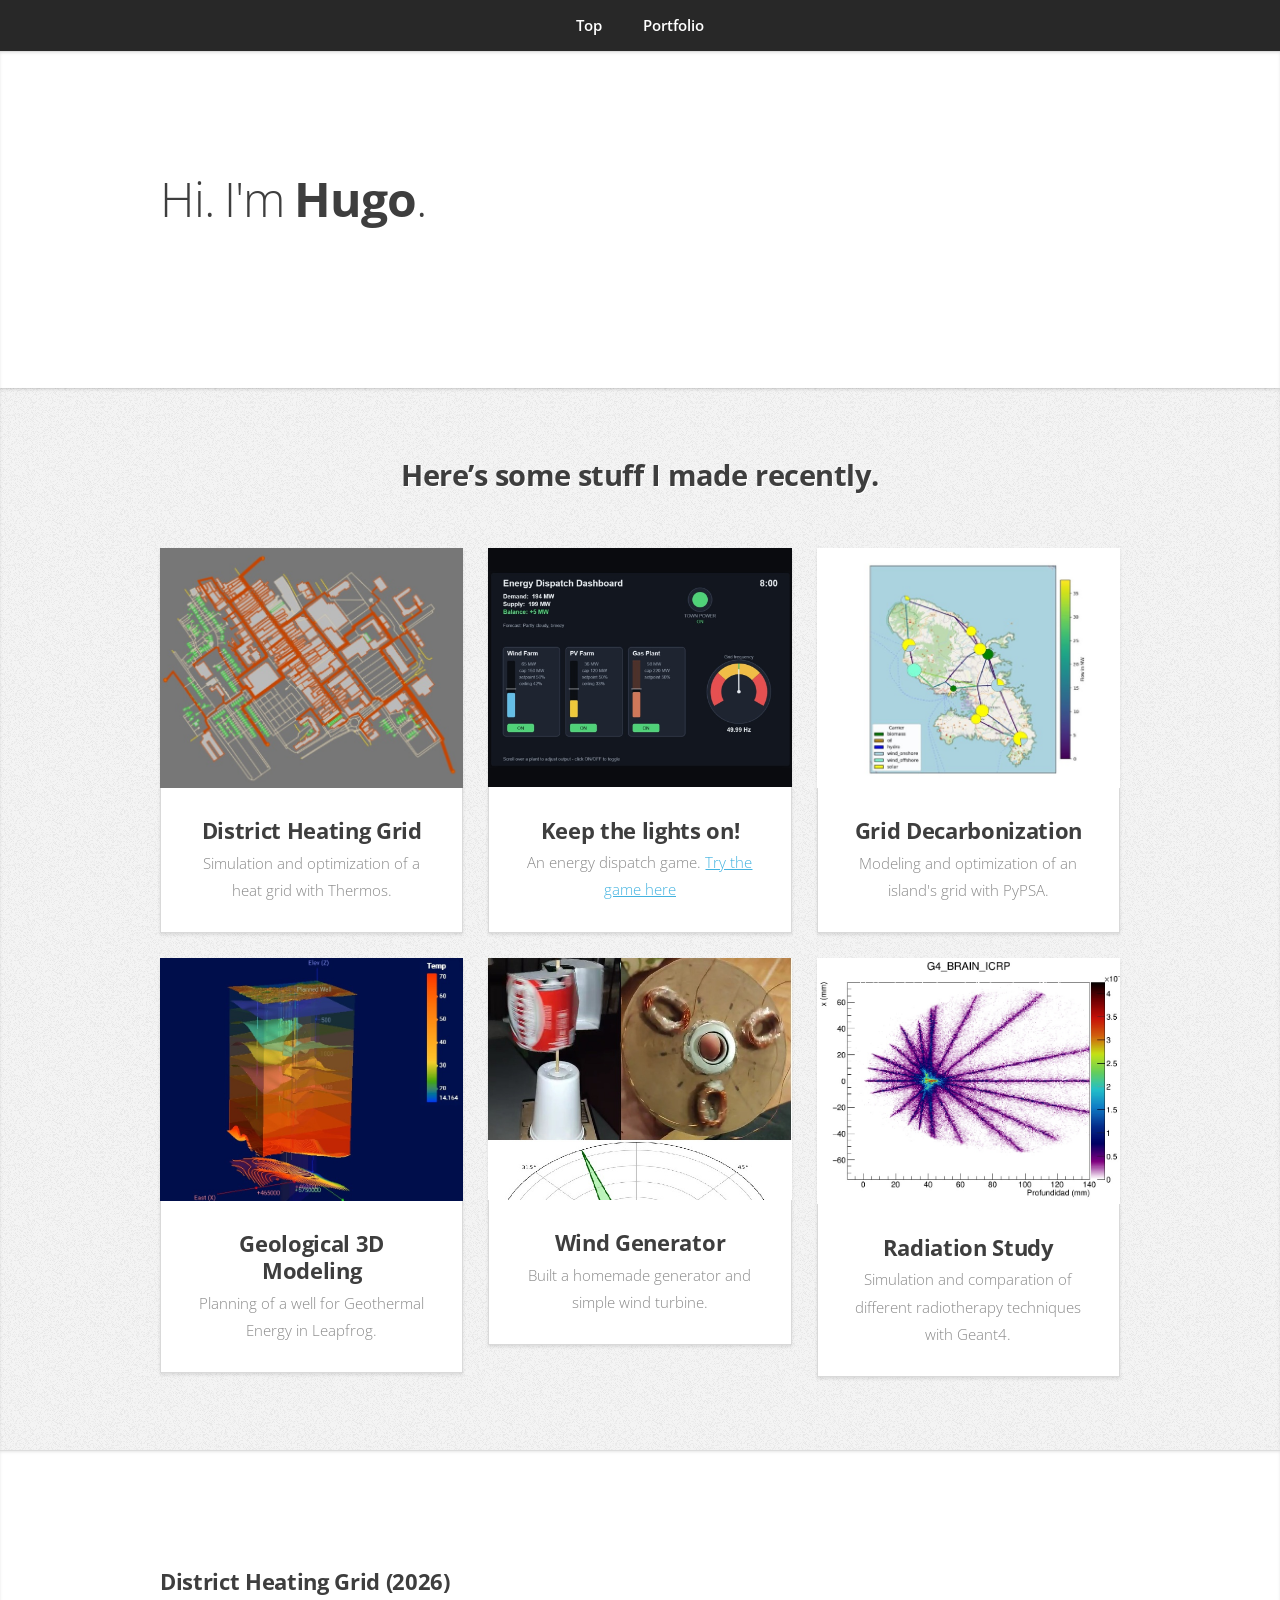
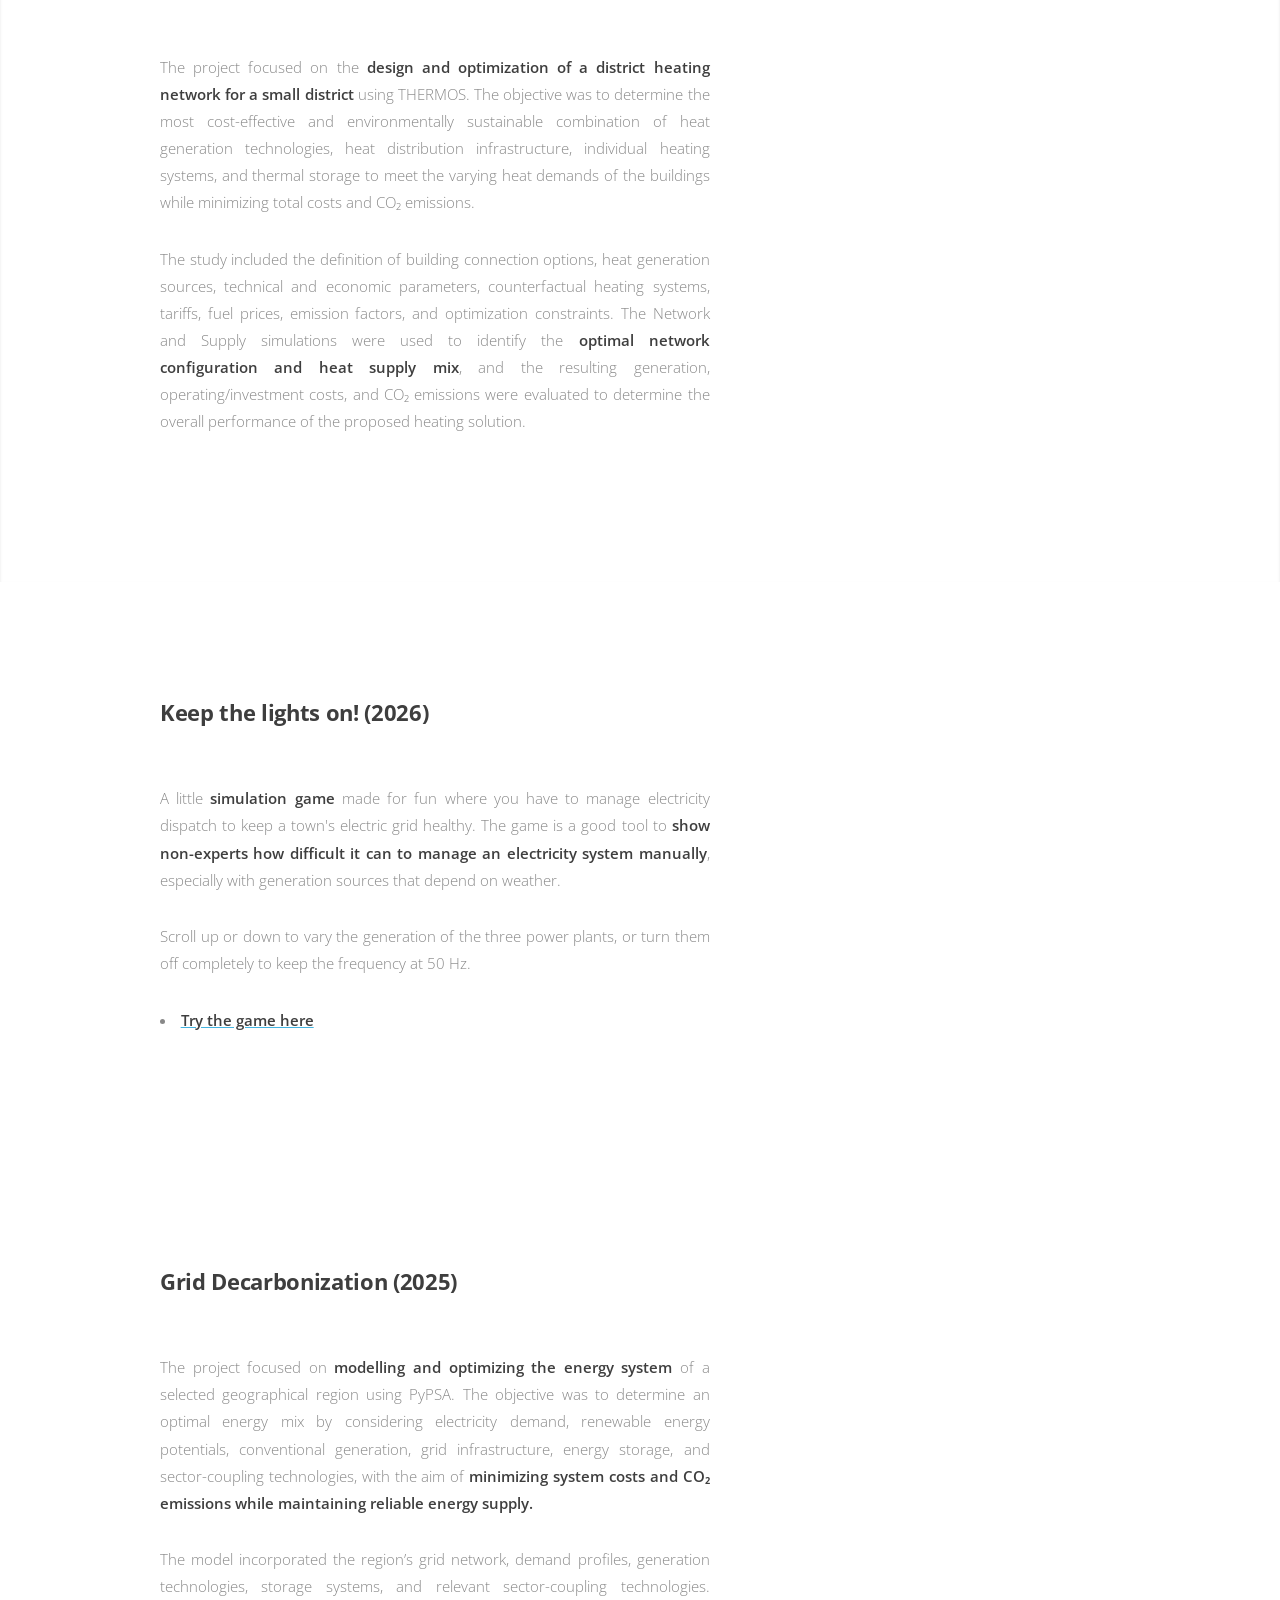
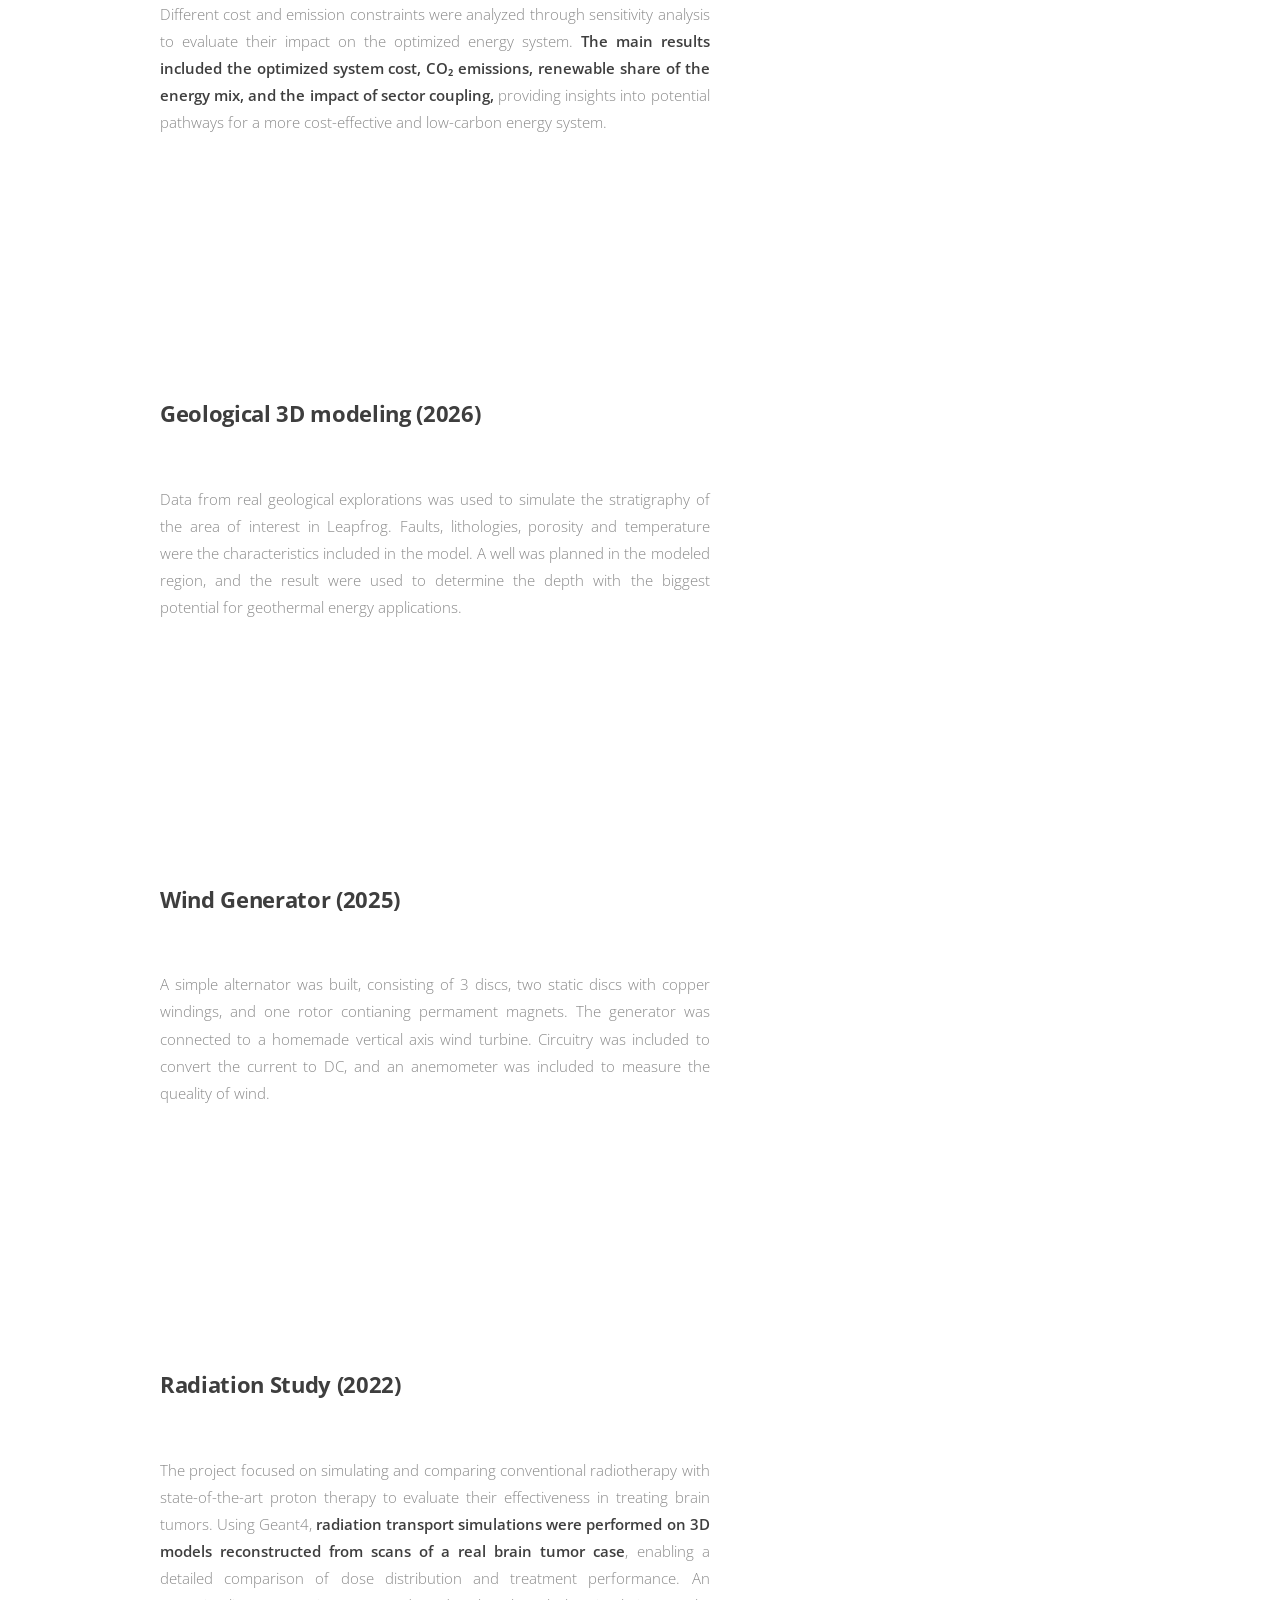
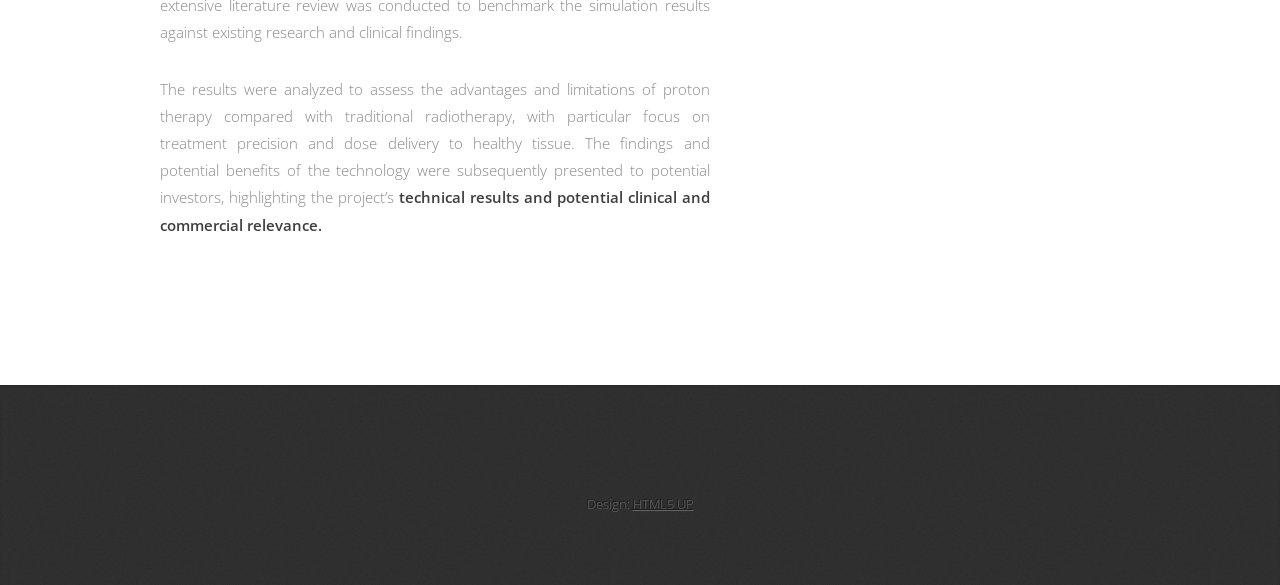
<file: index.html>
<!DOCTYPE HTML>
<!--
	Miniport by HTML5 UP
	html5up.net | @ajlkn
	Free for personal and commercial use under the CCA 3.0 license (html5up.net/license)
-->
<html>
	<head>
		<title>Portfolio</title>
		<meta charset="utf-8" />
		<meta name="viewport" content="width=device-width, initial-scale=1, user-scalable=no" />
		<link rel="stylesheet" href="assets/css/main.css" />
	</head>
	<body class="is-preload">

		<!-- Nav -->
			<nav id="nav">
				<ul class="container">
					<li><a href="#top">Top</a></li>
					<li><a href="#portfolio">Portfolio</a></li>
				</ul>
			</nav>

		<!-- Home -->
			<article id="top" class="wrapper style1">
				<div class="container">
					<div class="row">
						<div class="col-8 col-7-large col-12-medium">
							<header>
								<h1>Hi. I'm <strong>Hugo</strong>.</h1>
							</header>
						</div>
					</div>
				</div>
			</article>


		<!-- Portfolio -->
			<article id="portfolio" class="wrapper style3">
				<div class="container">
					<header>
						<h2>Here’s some stuff I made recently.</h2>
					</header>
					<div class="row">
						<div class="col-4 col-6-medium col-12-small">
							<article class="box style2">
								<a href="#projecto1" class="image featured"><img src="images/heatgrid.jpg" alt="" /></a>
								<h3><a href="#projecto1">District Heating Grid</a></h3>
								<p>Simulation and optimization of a heat grid with Thermos.</p>
							</article>
						</div>
						<div class="col-4 col-6-medium col-12-small">
							<article class="box style2">
								<a href="#projecto2" class="image featured"><img src="images/game.jpg" alt="" /></a>
								<h3><a href="#projecto2">Keep the lights on!</a></h3>
								<p>
									An energy dispatch game.

									<a href="game.html">Try the game here</a>
								</p>
							</article>
						</div>
						<div class="col-4 col-6-medium col-12-small">
							<article class="box style2">
								<a href="#projecto3" class="image featured"><img src="images/pypsa.jpg" alt="" /></a>
								<h3><a href="#projecto3">Grid Decarbonization</a></h3>
								<p>Modeling and optimization of an island's grid with PyPSA.</p>
							</article>
						</div>
						<div class="col-4 col-6-medium col-12-small">
							<article class="box style2">
								<a href="#projecto4" class="image featured"><img src="images/geo2.jpg" alt="" /></a>
								<h3><a href="#projecto4">Geological 3D Modeling</a></h3>
								<p>Planning of a well for Geothermal Energy in Leapfrog.</p>
							</article>
						</div>
						<div class="col-4 col-6-medium col-12-small">
							<article class="box style2">
								<a href="#projecto5" class="image featured"><img src="images/gen.jpg" alt="" /></a>
								<h3><a href="#projecto5">Wind Generator</a></h3>
								<p>Built a homemade generator and simple wind turbine.</p>
							</article>
						</div>
						<div class="col-4 col-6-medium col-12-small">
							<article class="box style2">
								<a href="#projecto6" class="image featured"><img src="images/rad.jpg" alt="" /></a>
								<h3><a href="#projecto6">Radiation Study</a></h3>
								<p>Simulation and comparation of different radiotherapy techniques with Geant4.</p>
							</article>
						</div>
					</div>
				</div>
			</article>

		
		<!-- projecto 1 -->
			<article id="projecto1" class="descripcion style1">
				<div class="container">
					<div class="row">
						<div class="col-7 col-20-large col-10-medium">
							<header>
								<h3>District Heating Grid (2026)</h1>
							</header>
						<p>
							The project focused on the <strong>design and optimization of a district heating network for a small district</strong> 
							using THERMOS. The objective was to determine the most cost-effective and environmentally sustainable combination 
							of heat generation technologies, heat distribution infrastructure, individual heating systems, and thermal storage 
							to meet the varying heat demands of the buildings while minimizing total costs and CO₂ emissions.
						</p>
						<p>
							The study included the definition of building connection options, heat generation sources, technical and economic 
							parameters, counterfactual heating systems, tariffs, fuel prices, emission factors, and optimization constraints. 
							The Network and Supply simulations were used to identify the <strong>optimal network configuration and heat supply mix</strong>, 
							and the resulting generation, operating/investment costs, and CO₂ emissions were evaluated to determine the overall 
							performance of the proposed heating solution.
						</p>
						</div>
					</div>
				</div>
			</article>

		<!-- projecto 2 -->
			<article id="projecto2" class="proy style1">
				<div class="container">
					<div class="row">
						<div class="col-7 col-20-large col-10-medium">
							<header>
								<h3>Keep the lights on! (2026)</h1>
							</header>
						<p>A little <strong>simulation game</strong> made for fun where you have to manage electricity dispatch to keep a town's electric grid healthy.
							The game is a good tool to <strong>show non-experts how difficult it can to manage an electricity system manually</strong>, especially with 
							generation sources that depend on weather.
						</p>
						<p>Scroll up or down to vary the generation of the three power plants, or turn them off completely to keep the frequency at 50 Hz.</p>
						<li><a href="game.html"><strong>Try the game here</strong></a></li>
						</div>
					</div>
				</div>
			</article>
		
		<!-- projecto 3 -->
			<article id="projecto3" class="proy style1">
				<div class="container">
					<div class="row">
						<div class="col-7 col-20-large col-10-medium">
							<header>
								<h3>Grid Decarbonization (2025)</h1>
							</header>
						<p>The project focused on <strong>modelling and optimizing the energy system</strong> of a selected geographical region using PyPSA. 
							The objective was to determine an optimal energy mix by considering electricity demand, renewable energy potentials, 
							conventional generation, grid infrastructure, energy storage, and sector-coupling technologies, with the aim of 
							<strong>minimizing system costs and CO₂ emissions while maintaining reliable energy supply.</strong>
						</p>
						<p>
							The model incorporated the region’s grid network, demand profiles, generation technologies, storage systems, 
							and relevant sector-coupling technologies. Different cost and emission constraints were analyzed through sensitivity 
							analysis to evaluate their impact on the optimized energy system. <strong>The main results included the optimized system cost, 
							CO₂ emissions, renewable share of the energy mix, and the impact of sector coupling,</strong> providing insights into potential 
							pathways for a more cost-effective and low-carbon energy system.
						</p>
						</div>
					</div>
				</div>
			</article>

		<!-- projecto 4 -->
			<article id="projecto4" class="proy style1">
				<div class="container">
					<div class="row">
						<div class="col-7 col-20-large col-10-medium">
							<header>
								<h3>Geological 3D modeling (2026)</h1>
							</header>
						<p>Data from real geological explorations was used to simulate the stratigraphy of the area of interest in Leapfrog. Faults, 
							lithologies, porosity and temperature were the characteristics included in the model. A well was planned in the modeled region, 
							and the result were used to determine the depth with the biggest potential for geothermal energy applications.</p>
						</div>
					</div>
				</div>
			</article>

		<!-- projecto 5 -->
			<article id="projecto5" class="proy style1">
				<div class="container">
					<div class="row">
						<div class="col-7 col-20-large col-10-medium">
							<header>
								<h3>Wind Generator (2025)</h1>
							</header>
						<p>A simple alternator was built, consisting of 3 discs, two static discs with copper windings, and one rotor contianing permament magnets.
							The generator was connected to a homemade vertical axis wind turbine. Circuitry was included to convert the current to DC, and an anemometer
							was included to measure the queality of wind.
						</p>
						</div>
					</div>
				</div>
			</article>

		<!-- projecto 6 -->
			<article id="projecto6" class="proy style1">
				<div class="container">
					<div class="row">
						<div class="col-7 col-20-large col-10-medium">
							<header>
								<h3>Radiation Study (2022)</h1>
							</header>
						<p>
							The project focused on simulating and comparing conventional radiotherapy with 
							state-of-the-art proton therapy to evaluate their effectiveness in treating 
							brain tumors. Using Geant4, <strong>radiation transport simulations were performed on 
							3D models reconstructed from scans of a real brain tumor case</strong>, enabling a detailed 
							comparison of dose distribution and treatment performance. An extensive literature
							 review was conducted to benchmark the simulation results against existing research
							  and clinical findings.
						</p>
						<p>
							The results were analyzed to assess the advantages and limitations of proton therapy 
							compared with traditional radiotherapy, with particular focus on treatment precision 
							and dose delivery to healthy tissue. The findings and potential benefits of the 
							technology were subsequently presented to potential investors, highlighting the project’s 
							<strong>technical results and potential clinical and commercial relevance.</strong>
						</p>
						</div>
					</div>
				</div>
			</article>

		<!-- Contact -->
			<article id="contact" class="wrapper style4">
					<footer>
						<ul id="copyright">
							<li>Design: <a href="http://html5up.net">HTML5 UP</a></li>
						</ul>
					</footer>
			</article>
			
		<!-- Scripts -->
			<script src="assets/js/jquery.min.js"></script>
			<script src="assets/js/jquery.scrolly.min.js"></script>
			<script src="assets/js/browser.min.js"></script>
			<script src="assets/js/breakpoints.min.js"></script>
			<script src="assets/js/util.js"></script>
			<script src="assets/js/main.js"></script>

	</body>
</html>
</file>
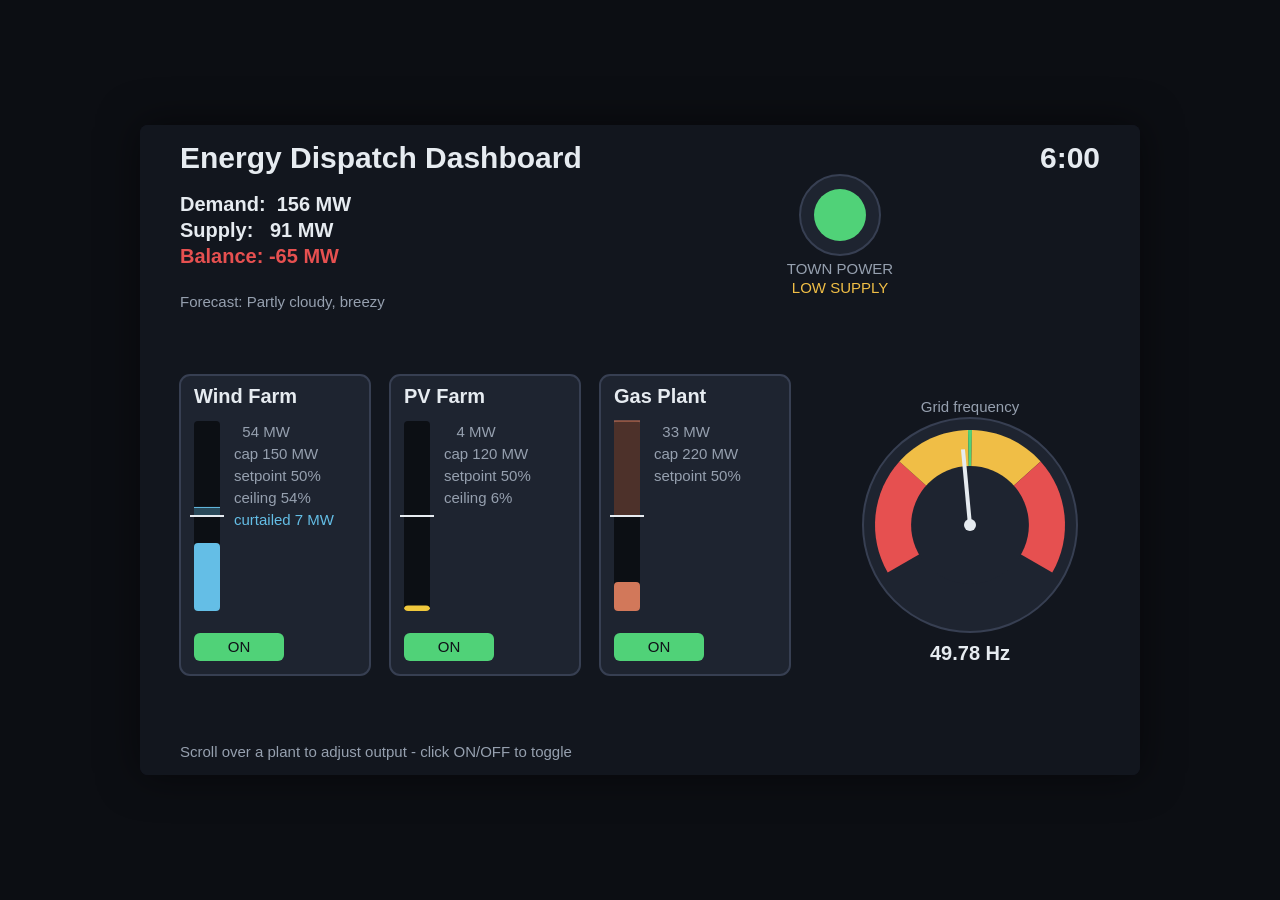
<file: game.html>
<!DOCTYPE html>
<html lang="en">
<head>
<meta charset="UTF-8">
<meta name="viewport" content="width=device-width, initial-scale=1.0">
<title>Energy Dispatch Simulator</title>
<style>
  html, body {
    margin: 0;
    padding: 0;
    background: #0c0e13;
    height: 100%;
    display: flex;
    align-items: center;
    justify-content: center;
    font-family: Arial, Helvetica, sans-serif;
  }
  #game {
    background: #121622;
    max-width: 100%;
    max-height: 100vh;
    touch-action: none;
    border-radius: 8px;
    box-shadow: 0 0 40px rgba(0,0,0,0.5);
  }
</style>
</head>
<body>
<canvas id="game" width="1000" height="650"></canvas>
<script>
"use strict";

// ---------------------------------------------------------------------------
// constants
// ---------------------------------------------------------------------------

const SCREEN_W = 1000, SCREEN_H = 650;

const NOMINAL_FREQ = 50.0;

// Frequency bands
const FREQ_GREEN_LO = 49.95, FREQ_GREEN_HI = 50.05;
const FREQ_RED_LO = 48.0, FREQ_RED_HI = 52.0;

const RED_ZONE_BLACKOUT_SECONDS = 5.0; // continuous time in red before blackout triggers
const FREQ_RESPONSIVENESS = 0.06;

// clock
const HOURS_PER_DAY = 24;
const SECONDS_PER_GAME_HOUR = 3.0;
const START_HOUR = 6.0;

// Colors
const COL_BG = "#121e1e".slice ? "#12161e" : "#12161e";
const COL_PANEL = "#1e2430";
const COL_PANEL_BORDER = "#373f52";
const COL_TEXT = "#e6ebf0";
const COL_SUBTEXT = "#96a0af";
const COL_GOOD = "#50d278";
const COL_WARN = "#f0be46";
const COL_BAD = "#e65050";
const COL_WIND = "#64bee6";
const COL_PV = "#f0c83c";
const COL_GAS = "#d2785a";
const COL_OFF = "#464c58";

function clamp(v, lo, hi) { return Math.max(lo, Math.min(hi, v)); }
function lerp(a, b, t) { return a + (b - a) * t; }
function rand(lo, hi) { return lo + Math.random() * (hi - lo); }

function hexToRgba(hex, alpha) {
  const r = parseInt(hex.slice(1, 3), 16);
  const g = parseInt(hex.slice(3, 5), 16);
  const b = parseInt(hex.slice(5, 7), 16);
  return `rgba(${r},${g},${b},${alpha})`;
}

function roundRect(ctx, x, y, w, h, r) {
  ctx.beginPath();
  ctx.moveTo(x + r, y);
  ctx.arcTo(x + w, y, x + w, y + h, r);
  ctx.arcTo(x + w, y + h, x, y + h, r);
  ctx.arcTo(x, y + h, x, y, r);
  ctx.arcTo(x, y, x + w, y, r);
  ctx.closePath();
}

// ---------------------------------------------------------------------------
// Weather
// ---------------------------------------------------------------------------

function createWeather() {
  return {
    time: 0.0,
    windSpeed: 0.6,
    cloudCover: 0.3,
    windTarget: 0.6,
    cloudTarget: 0.3,
    retargetTimer: 0.0,

    update(dt) {
      this.time += dt;
      this.retargetTimer -= dt;
      if (this.retargetTimer <= 0) {
        this.windTarget = rand(0.15, 0.95);
        this.cloudTarget = rand(0.05, 0.9);
        this.retargetTimer = rand(6, 14);
      }
      this.windSpeed = lerp(this.windSpeed, this.windTarget, dt * 0.15);
      this.cloudCover = lerp(this.cloudCover, this.cloudTarget, dt * 0.15);
    },

    windPotential() { return clamp(this.windSpeed, 0, 1); },

    solarPotential(hour) {
      let dayPhase = 0.0;
      if (hour >= 6 && hour <= 20) {
        dayPhase = clamp(Math.sin((hour - 6) / 14 * Math.PI), 0, 1);
      }
      return clamp(dayPhase * (1 - 0.8 * this.cloudCover), 0, 1);
    },

    forecastText() {
      const windDesc = this.windSpeed < 0.3 ? "calm" : this.windSpeed < 0.65 ? "breezy" : "windy";
      const cloudDesc = this.cloudCover < 0.3 ? "Clear" : this.cloudCover < 0.65 ? "Partly cloudy" : "Overcast";
      return `${cloudDesc}, ${windDesc}`;
    }
  };
}

// ---------------------------------------------------------------------------
// Clock
// ---------------------------------------------------------------------------

function createClock() {
  return {
    hour: START_HOUR,
    update(dt) {
      this.hour = (this.hour + dt / SECONDS_PER_GAME_HOUR) % HOURS_PER_DAY;
    },
    displayHour() { return Math.floor(this.hour) % HOURS_PER_DAY; },
    displayText() { return `${this.displayHour()}:00`; }
  };
}

// ---------------------------------------------------------------------------
// Demand
// ---------------------------------------------------------------------------

function hourDist(h, target) {
  const d = Math.abs(h - target);
  return Math.min(d, HOURS_PER_DAY - d);
}

function createDemand(baseMw = 150) {
  return {
    baseMw,
    noise: 0.0,
    update(dt) {
      this.noise = lerp(this.noise, rand(-1, 1), dt * 0.5);
    },
    currentMw(hour) {
      const nightDip = 40 * Math.exp(-(hourDist(hour, 3.5) ** 2) / (2 * 2.5 ** 2));
      const morningRamp = 55 * Math.exp(-(hourDist(hour, 9) ** 2) / (2 * 2.2 ** 2));
      const eveningPeak = 110 * Math.exp(-(hourDist(hour, 19.5) ** 2) / (2 * 2.5 ** 2));
      const jitter = this.noise * 12;
      return Math.max(40, this.baseMw + morningRamp + eveningPeak - nightDip + jitter);
    }
  };
}

// ---------------------------------------------------------------------------
// Power plant panel
// ---------------------------------------------------------------------------

class Plant {
  constructor(name, rect, color, capacityMw, controllable, rampRate) {
    this.name = name;
    this.rect = rect; // {x, y, w, h}
    this.color = color;
    this.capacityMw = capacityMw;
    this.controllable = controllable;
    this.rampRate = rampRate;

    this.on = true;
    this.setpoint = 0.5;
    this.output = 0.0;

    this.buttonRect = { x: rect.x + 14, y: rect.y + rect.h - 42, w: 90, h: 28 };
  }

  potentialCeiling(weather, hour) { return 1.0; }

  containsPoint(p) {
    return p.x >= this.rect.x && p.x <= this.rect.x + this.rect.w &&
           p.y >= this.rect.y && p.y <= this.rect.y + this.rect.h;
  }

  buttonContainsPoint(p) {
    const b = this.buttonRect;
    return p.x >= b.x && p.x <= b.x + b.w && p.y >= b.y && p.y <= b.y + b.h;
  }

  handleScroll(pos, direction) {
    if (this.containsPoint(pos)) {
      this.setpoint = clamp(this.setpoint + direction * 0.05, 0.0, 1.0);
      return true;
    }
    return false;
  }

  handleClick(pos) {
    if (this.buttonContainsPoint(pos)) {
      this.on = !this.on;
      return true;
    }
    return false;
  }

  update(dt, weather, hour) {
    const ceiling = this.potentialCeiling(weather, hour);
    const target = this.on ? Math.min(this.setpoint, ceiling) : 0.0;
    this.output = lerp(this.output, target, clamp(dt * this.rampRate, 0, 1));
  }

  outputMw() { return this.output * this.capacityMw; }

  draw(ctx, font, smallFont, weather, hour) {
    const r = this.rect;

    roundRect(ctx, r.x, r.y, r.w, r.h, 10);
    ctx.fillStyle = COL_PANEL;
    ctx.fill();
    ctx.lineWidth = 2;
    ctx.strokeStyle = COL_PANEL_BORDER;
    ctx.stroke();

    ctx.fillStyle = COL_TEXT;
    ctx.font = font;
    ctx.textBaseline = "top";
    ctx.textAlign = "left";
    ctx.fillText(this.name, r.x + 14, r.y + 12);

    // Vertical output bar
    const barX = r.x + 14;
    const barY = r.y + 46;
    const barW = 26;
    const barH = r.h - 110;

    ctx.fillStyle = "#0c0f14";
    roundRect(ctx, barX, barY, barW, barH, 4);
    ctx.fill();

    const fillH = barH * this.output;
    ctx.fillStyle = this.on ? this.color : COL_OFF;
    roundRect(ctx, barX, barY + (barH - fillH), barW, Math.max(0, fillH), 4);
    ctx.fill();

    // Curtailment overlay
    const ceiling = this.potentialCeiling(weather, hour);
    const curtailed = ceiling - this.setpoint;
    if (curtailed > 0.005) {
      const overlayTopY = barY + barH * (1 - ceiling);
      const overlayBottomY = barY + barH * (1 - this.setpoint);
      const overlayH = Math.max(1, overlayBottomY - overlayTopY);
      ctx.fillStyle = hexToRgba(this.color, 0.33);
      ctx.fillRect(barX, overlayTopY, barW, overlayH);
      ctx.strokeStyle = this.color;
      ctx.lineWidth = 1;
      ctx.beginPath();
      ctx.moveTo(barX, overlayTopY);
      ctx.lineTo(barX + barW, overlayTopY);
      ctx.stroke();
    }

    // setpoint marker
    const markerY = barY + barH * (1 - this.setpoint);
    ctx.strokeStyle = COL_TEXT;
    ctx.lineWidth = 2;
    ctx.beginPath();
    ctx.moveTo(barX - 4, markerY);
    ctx.lineTo(barX + barW + 4, markerY);
    ctx.stroke();

    // Numeric readout
    ctx.font = smallFont;
    ctx.fillStyle = COL_SUBTEXT;
    ctx.fillText(`${this.outputMw().toFixed(0).padStart(4, " ")} MW`, barX + barW + 14, barY + 4);
    ctx.fillText(`cap ${this.capacityMw.toFixed(0)} MW`, barX + barW + 14, barY + 26);
    ctx.fillText(`setpoint ${Math.round(this.setpoint * 100)}%`, barX + barW + 14, barY + 48);

    if (!this.controllable) {
      ctx.fillText(`ceiling ${Math.round(ceiling * 100)}%`, barX + barW + 14, barY + 70);
      if (curtailed > 0.005) {
        const curtMw = curtailed * this.capacityMw;
        ctx.fillStyle = this.color;
        ctx.fillText(`curtailed ${curtMw.toFixed(0)} MW`, barX + barW + 14, barY + 92);
      }
    }

    // On/off button
    const b = this.buttonRect;
    roundRect(ctx, b.x, b.y, b.w, b.h, 6);
    ctx.fillStyle = this.on ? COL_GOOD : COL_BAD;
    ctx.fill();
    ctx.fillStyle = "#0f1218";
    ctx.font = smallFont;
    ctx.textAlign = "center";
    ctx.textBaseline = "middle";
    ctx.fillText(this.on ? "ON" : "OFF", b.x + b.w / 2, b.y + b.h / 2 + 1);
    ctx.textAlign = "left";
    ctx.textBaseline = "top";
  }
}

class WindFarm extends Plant {
  constructor(name, rect, color, capacityMw, controllable) {
    super(name, rect, color, capacityMw, controllable, 1.2);
  }
  potentialCeiling(weather, hour) { return weather.windPotential(); }
}

class PVFarm extends Plant {
  constructor(name, rect, color, capacityMw, controllable) {
    super(name, rect, color, capacityMw, controllable, 1.5);
  }
  potentialCeiling(weather, hour) { return weather.solarPotential(hour); }
}

class GasPlant extends Plant {
  constructor(name, rect, color, capacityMw, controllable) {
    super(name, rect, color, capacityMw, controllable, 0.35); // slow
  }
  potentialCeiling(weather, hour) { return 1.0; }
}

// ---------------------------------------------------------------------------
// Frequency gauge
// ---------------------------------------------------------------------------

class FrequencyGauge {
  constructor(center, radius) {
    this.center = center;
    this.radius = radius;
    this.frequency = NOMINAL_FREQ;
  }

  update(dt, supplyMw, demandMw) {
    const mismatch = supplyMw - demandMw;
    const targetFreq = NOMINAL_FREQ + (mismatch / 1000.0) * 5.0;
    this.frequency = lerp(this.frequency, targetFreq, dt * FREQ_RESPONSIVENESS * 10);
  }

  draw(ctx, font, smallFont) {
    const cx = this.center.x, cy = this.center.y, r = this.radius;

    ctx.beginPath();
    ctx.arc(cx, cy, r + 12, 0, Math.PI * 2);
    ctx.fillStyle = COL_PANEL;
    ctx.fill();
    ctx.lineWidth = 2;
    ctx.strokeStyle = COL_PANEL_BORDER;
    ctx.stroke();

    const minF = 45.0, maxF = 55.0;
    const startAngle = 210 * Math.PI / 180;
    const endAngle = -30 * Math.PI / 180;

    const bands = [
      [minF, FREQ_RED_LO, COL_BAD],
      [FREQ_RED_LO, FREQ_GREEN_LO, COL_WARN],
      [FREQ_GREEN_LO, FREQ_GREEN_HI, COL_GOOD],
      [FREQ_GREEN_HI, FREQ_RED_HI, COL_WARN],
      [FREQ_RED_HI, maxF, COL_BAD],
    ];

    const fToAngle = (f) => {
      const t = clamp((f - minF) / (maxF - minF), 0, 1);
      return startAngle + (endAngle - startAngle) * t;
    };

    for (const [lo, hi, color] of bands) {
      const a0 = fToAngle(lo), a1 = fToAngle(hi);
      const steps = 16;
      ctx.beginPath();
      ctx.moveTo(cx, cy);
      for (let i = 0; i <= steps; i++) {
        const a = a0 + (a1 - a0) * (i / steps);
        ctx.lineTo(cx + r * Math.cos(a), cy - r * Math.sin(a));
      }
      ctx.closePath();
      ctx.fillStyle = color;
      ctx.fill();
    }

    ctx.beginPath();
    ctx.arc(cx, cy, r * 0.62, 0, Math.PI * 2);
    ctx.fillStyle = COL_PANEL;
    ctx.fill();

    // needle
    const needleAngle = fToAngle(this.frequency);
    const nx = cx + (r * 0.8) * Math.cos(needleAngle);
    const ny = cy - (r * 0.8) * Math.sin(needleAngle);
    ctx.strokeStyle = COL_TEXT;
    ctx.lineWidth = 4;
    ctx.beginPath();
    ctx.moveTo(cx, cy);
    ctx.lineTo(nx, ny);
    ctx.stroke();
    ctx.beginPath();
    ctx.arc(cx, cy, 6, 0, Math.PI * 2);
    ctx.fillStyle = COL_TEXT;
    ctx.fill();

    ctx.font = font;
    ctx.fillStyle = COL_TEXT;
    ctx.textAlign = "center";
    ctx.textBaseline = "middle";
    ctx.fillText(`${this.frequency.toFixed(2)} Hz`, cx, cy + r + 34);

    ctx.font = smallFont;
    ctx.fillStyle = COL_SUBTEXT;
    ctx.fillText("Grid frequency", cx, cy - r - 22);
    ctx.textAlign = "left";
    ctx.textBaseline = "top";
  }
}

// ---------------------------------------------------------------------------
// Main game
// ---------------------------------------------------------------------------

const canvas = document.getElementById("game");
const ctx = canvas.getContext("2d");

const FONT = "bold 20px Arial";
const SMALL_FONT = "15px Arial";
const BIG_FONT = "bold 30px Arial";

const weather = createWeather();
const dayClock = createClock();
const demand = createDemand(150);

let redTimer = 0.0;
let flickerVisible = true;
let flickerTimer = 0.0;
let townOn = true;

const panelW = 190, panelH = 300, panelY = 250;
const wind = new WindFarm("Wind Farm", { x: 40, y: panelY, w: panelW, h: panelH }, COL_WIND, 150, false);
const pv = new PVFarm("PV Farm", { x: 250, y: panelY, w: panelW, h: panelH }, COL_PV, 120, false);
const gas = new GasPlant("Gas Plant", { x: 460, y: panelY, w: panelW, h: panelH }, COL_GAS, 220, true);
const plants = [wind, pv, gas];

const gauge = new FrequencyGauge({ x: 830, y: 400 }, 95);

// --- input handling ---

function getMousePos(evt) {
  const rect = canvas.getBoundingClientRect();
  const scaleX = canvas.width / rect.width;
  const scaleY = canvas.height / rect.height;
  return {
    x: (evt.clientX - rect.left) * scaleX,
    y: (evt.clientY - rect.top) * scaleY
  };
}

canvas.addEventListener("wheel", (evt) => {
  const pos = getMousePos(evt);
  for (const plant of plants) {
    if (plant.containsPoint(pos)) {
      evt.preventDefault();
      const direction = evt.deltaY < 0 ? 1 : -1;
      plant.handleScroll(pos, direction);
      break;
    }
  }
}, { passive: false });

canvas.addEventListener("click", (evt) => {
  const pos = getMousePos(evt);
  for (const plant of plants) {
    if (plant.handleClick(pos)) break;
  }
});

// --- update ---

function update(dt) {
  weather.update(dt);
  dayClock.update(dt);
  demand.update(dt);
  for (const plant of plants) plant.update(dt, weather, dayClock.hour);

  const supplyMw = plants.reduce((s, p) => s + p.outputMw(), 0);
  const demandMw = demand.currentMw(dayClock.hour);
  gauge.update(dt, supplyMw, demandMw);

  // Blackout if frequency has sat in the red zone continuously for too long,
  // or instantly if there's no supply at all.
  const freq = gauge.frequency;
  const inRedZone = freq <= FREQ_RED_LO || freq >= FREQ_RED_HI;
  redTimer = inRedZone ? redTimer + dt : 0.0;

  const blackoutFromFreq = redTimer >= RED_ZONE_BLACKOUT_SECONDS;
  const blackoutFromNoSupply = supplyMw <= 0.5;
  townOn = !(blackoutFromFreq || blackoutFromNoSupply);

  // Flicker the town light whenever supply is short of demand
  const balance = supplyMw - demandMw;
  if (townOn && balance < 0) {
    flickerTimer -= dt;
    if (flickerTimer <= 0) {
      flickerVisible = !flickerVisible;
      flickerTimer = 0.12;
    }
  } else {
    flickerVisible = true;
    flickerTimer = 0.0;
  }
}

// --- draw ---

function drawHeader() {
  ctx.textAlign = "left";
  ctx.textBaseline = "top";

  ctx.font = BIG_FONT;
  ctx.fillStyle = COL_TEXT;
  ctx.fillText("Energy Dispatch Dashboard", 40, 20);

  const clockText = dayClock.displayText();
  ctx.textAlign = "right";
  ctx.fillText(clockText, SCREEN_W - 40, 20);
  ctx.textAlign = "left";

  const supplyMw = plants.reduce((s, p) => s + p.outputMw(), 0);
  const demandMw = demand.currentMw(dayClock.hour);

  ctx.font = FONT;
  ctx.fillStyle = COL_TEXT;
  ctx.fillText(`Demand: ${demandMw.toFixed(0).padStart(4, " ")} MW`, 40, 70);
  ctx.fillText(`Supply: ${supplyMw.toFixed(0).padStart(4, " ")} MW`, 40, 96);

  const balance = supplyMw - demandMw;
  const balColor = Math.abs(balance) < 15 ? COL_GOOD : Math.abs(balance) < 40 ? COL_WARN : COL_BAD;
  ctx.fillStyle = balColor;
  const sign = balance >= 0 ? "+" : "";
  ctx.fillText(`Balance: ${sign}${balance.toFixed(0)} MW`, 40, 122);

  ctx.font = SMALL_FONT;
  ctx.fillStyle = COL_SUBTEXT;
  ctx.fillText(`Forecast: ${weather.forecastText()}`, 40, 170);
}

function drawTownLight() {
  const cx = 700, cy = 90;
  ctx.beginPath();
  ctx.arc(cx, cy, 40, 0, Math.PI * 2);
  ctx.fillStyle = COL_PANEL;
  ctx.fill();
  ctx.lineWidth = 2;
  ctx.strokeStyle = COL_PANEL_BORDER;
  ctx.stroke();

  let litColor, showLit;
  if (!townOn) {
    litColor = COL_BAD;
    showLit = true;
  } else {
    litColor = COL_GOOD;
    showLit = flickerVisible;
  }
  const bulbColor = showLit ? litColor : COL_OFF;
  ctx.beginPath();
  ctx.arc(cx, cy, 26, 0, Math.PI * 2);
  ctx.fillStyle = bulbColor;
  ctx.fill();

  ctx.font = SMALL_FONT;
  ctx.fillStyle = COL_SUBTEXT;
  ctx.textAlign = "center";
  ctx.textBaseline = "middle";
  ctx.fillText("TOWN POWER", cx, cy + 55);

  let status, statusColor;
  if (!townOn) {
    status = "BLACKOUT"; statusColor = COL_BAD;
  } else if (flickerTimer || !flickerVisible) {
    status = "LOW SUPPLY"; statusColor = COL_WARN;
  } else {
    status = "ON"; statusColor = COL_GOOD;
  }
  ctx.fillStyle = statusColor;
  ctx.fillText(status, cx, cy + 74);

  ctx.textAlign = "left";
  ctx.textBaseline = "top";
}

function draw() {
  ctx.fillStyle = "#12161e";
  ctx.fillRect(0, 0, SCREEN_W, SCREEN_H);

  drawHeader();
  drawTownLight();

  for (const plant of plants) plant.draw(ctx, FONT, SMALL_FONT, weather, dayClock.hour);

  gauge.draw(ctx, FONT, SMALL_FONT);

  ctx.font = SMALL_FONT;
  ctx.fillStyle = COL_SUBTEXT;
  ctx.textAlign = "left";
  ctx.textBaseline = "top";
  ctx.fillText("Scroll over a plant to adjust output - click ON/OFF to toggle", 40, SCREEN_H - 30);
}

// --- main loop ---

let lastTime = performance.now();

function frame(now) {
  let dt = (now - lastTime) / 1000.0;
  lastTime = now;
  dt = clamp(dt, 0, 1 / 15); // avoid big jumps if the tab was backgrounded

  update(dt);
  draw();

  requestAnimationFrame(frame);
}

requestAnimationFrame(frame);
</script>
</body>
</html>
</file>
<file: assets/css/main.css>
@import url("https://fonts.googleapis.com/css?family=Open+Sans:300,300italic,600,600italic,700");
@import url("fontawesome-all.min.css");

/*
	Miniport by HTML5 UP
	html5up.net | @ajlkn
	Free for personal and commercial use under the CCA 3.0 license (html5up.net/license)
*/

html, body, div, span, applet, object,
iframe, h1, h2, h3, h4, h5, h6, p, blockquote,
pre, a, abbr, acronym, address, big, cite,
code, del, dfn, em, img, ins, kbd, q, s, samp,
small, strike, strong, sub, sup, tt, var, b,
u, i, center, dl, dt, dd, ol, ul, li, fieldset,
form, label, legend, table, caption, tbody,
tfoot, thead, tr, th, td, article, aside,
canvas, details, embed, figure, figcaption,
footer, header, hgroup, menu, nav, output, ruby,
section, summary, time, mark, audio, video {
	margin: 0;
	padding: 0;
	border: 0;
	font-size: 100%;
	font: inherit;
	vertical-align: baseline;}

article, aside, details, figcaption, figure,
footer, header, hgroup, menu, nav, section {
	display: block;}

body {
	line-height: 1;
}

ol, ul {
	list-style: none;
}

blockquote, q {
	quotes: none;
}

	blockquote:before, blockquote:after, q:before, q:after {
		content: '';
		content: none;
	}

table {
	border-collapse: collapse;
	border-spacing: 0;
}

body {
	-webkit-text-size-adjust: none;
}

mark {
	background-color: transparent;
	color: inherit;
}

input::-moz-focus-inner {
	border: 0;
	padding: 0;
}

input, select, textarea {
	-moz-appearance: none;
	-webkit-appearance: none;
	-ms-appearance: none;
	appearance: none;
}

/* Basic */

	html {
		box-sizing: border-box;
	}

	*, *:before, *:after {
		box-sizing: inherit;
	}

	body {
		padding-top: 3.5em;
	}

		body.is-preload *, body.is-preload *:before, body.is-preload *:after {
			-moz-animation: none !important;
			-webkit-animation: none !important;
			-ms-animation: none !important;
			animation: none !important;
			-moz-transition: none !important;
			-webkit-transition: none !important;
			-ms-transition: none !important;
			transition: none !important;
		}

	body, input, textarea, select {
		font-family: 'Open Sans', sans-serif;
		line-height: 1.85em;
		color: #888;
		font-weight: 300;
		font-size: 13pt;
	}

	a {
		-moz-transition: color .2s ease-in-out;
		-webkit-transition: color .2s ease-in-out;
		-ms-transition: color .2s ease-in-out;
		transition: color .2s ease-in-out;
		color: #43B3E0;
		text-decoration: underline;
	}

		a:hover {
			color: #43bff0 !important;
		}

		a img {
			border: 0;
		}

	b, strong {
		font-weight: 600;
		color: #3e3e3e;
	}

	i, em {
		font-style: italic;
	}

	sub {
		position: relative;
		top: 0.5em;
		font-size: 0.8em;
	}

	sup {
		position: relative;
		top: -0.5em;
		font-size: 0.8em;
	}

	blockquote {
		border-left: solid 0.75em #eee;
		padding: 1em 0 1em 1.5em;
		font-style: italic;
	}

	h1, h2, h3, h4, h5, h6 {
		color: #3e3e3e;
		margin: 0 0 0.75em 0;
	}

	h1 a, h2 a, h3 a, h4 a, h5 a, h6 a {
		text-decoration: none;
		color: inherit;
	}

	h2, h3, h4, h5, h6 {
		font-weight: 700;
	}

	h1 {
		font-size: 3.25em;
		letter-spacing: -0.025em;
		font-weight: 300;
	}

		h1 strong {
			font-weight: 700;
		}

	h2 {
		font-size: 2em;
		letter-spacing: -0.015em;
	}

	h3 {
		font-size: 1.5em;
		letter-spacing: -0.015em;
	}

	em, i {
		font-style: italic;
	}

	br.clear {
		clear: both;
	}

	hr {
		border: 0;
		border-top: solid 1px #444;
		border-top-color: rgba(0, 0, 0, 0.35);
		box-shadow: 0px 1px 0px 0px rgba(255, 255, 255, 0.1);
		height: 1px;
		margin: 3em 0;
	}

	p, ul, ol, dl, table {
		margin-bottom: 2em;
	}

	header {
		margin: 0 0 3em 0;
	}

		header > p {
			font-size: 1.25em;
			margin: 0;
		}

	footer {
		margin: 3em 0 0 0;
	}

		footer > p {
			font-size: 1.25em;
		}

/* Container */

	.container {
		margin: 0 auto;
		max-width: calc(100% - 50px);
		width: 1200px;
	}

		.container.medium {
			width: 900px;
		}

		@media screen and (max-width: 1680px) {

			.container {
				width: 1200px;
			}

				.container.medium {
					width: 900px;
				}

		}

		@media screen and (max-width: 1280px) {

			.container {
				width: 960px;
			}

				.container.medium {
					width: 720px;
				}

		}

		@media screen and (max-width: 980px) {

			.container {
				width: 100%;
			}

				.container.medium {
					width: 75%;
				}

		}

		@media screen and (max-width: 736px) {

			.container {
				width: 100%;
				max-width: calc(100% - 30px);
			}

				.container.medium {
					width: 100%;
				}

		}

/* Row */

	.row {
		display: flex;
		flex-wrap: wrap;
		box-sizing: border-box;
		align-items: stretch;
	}

		.row > * {
			box-sizing: border-box;
		}

		.row.gtr-uniform > * > :last-child {
			margin-bottom: 0;
		}

		.row.aln-left {
			justify-content: flex-start;
		}

		.row.aln-center {
			justify-content: center;
		}

		.row.aln-right {
			justify-content: flex-end;
		}

		.row.aln-top {
			align-items: flex-start;
		}

		.row.aln-middle {
			align-items: center;
		}

		.row.aln-bottom {
			align-items: flex-end;
		}

		.row > .imp {
			order: -1;
		}

		.row > .col-1 {
			width: 8.33333%;
		}

		.row > .off-1 {
			margin-left: 8.33333%;
		}

		.row > .col-2 {
			width: 16.66667%;
		}

		.row > .off-2 {
			margin-left: 16.66667%;
		}

		.row > .col-3 {
			width: 25%;
		}

		.row > .off-3 {
			margin-left: 25%;
		}

		.row > .col-4 {
			width: 33.33333%;
		}

		.row > .off-4 {
			margin-left: 33.33333%;
		}

		.row > .col-5 {
			width: 41.66667%;
		}

		.row > .off-5 {
			margin-left: 41.66667%;
		}

		.row > .col-6 {
			width: 50%;
		}

		.row > .off-6 {
			margin-left: 50%;
		}

		.row > .col-7 {
			width: 58.33333%;
		}

		.row > .off-7 {
			margin-left: 58.33333%;
		}

		.row > .col-8 {
			width: 66.66667%;
		}

		.row > .off-8 {
			margin-left: 66.66667%;
		}

		.row > .col-9 {
			width: 75%;
		}

		.row > .off-9 {
			margin-left: 75%;
		}

		.row > .col-10 {
			width: 83.33333%;
		}

		.row > .off-10 {
			margin-left: 83.33333%;
		}

		.row > .col-11 {
			width: 91.66667%;
		}

		.row > .off-11 {
			margin-left: 91.66667%;
		}

		.row > .col-12 {
			width: 100%;
		}

		.row > .off-12 {
			margin-left: 100%;
		}

		.row.gtr-0 {
			margin-top: 0px;
			margin-left: 0px;
		}

			.row.gtr-0 > * {
				padding: 0px 0 0 0px;
			}

			.row.gtr-0.gtr-uniform {
				margin-top: 0px;
			}

				.row.gtr-0.gtr-uniform > * {
					padding-top: 0px;
				}

		.row.gtr-25 {
			margin-top: -6.25px;
			margin-left: -6.25px;
		}

			.row.gtr-25 > * {
				padding: 6.25px 0 0 6.25px;
			}

			.row.gtr-25.gtr-uniform {
				margin-top: -6.25px;
			}

				.row.gtr-25.gtr-uniform > * {
					padding-top: 6.25px;
				}

		.row.gtr-50 {
			margin-top: -12.5px;
			margin-left: -12.5px;
		}

			.row.gtr-50 > * {
				padding: 12.5px 0 0 12.5px;
			}

			.row.gtr-50.gtr-uniform {
				margin-top: -12.5px;
			}

				.row.gtr-50.gtr-uniform > * {
					padding-top: 12.5px;
				}

		.row {
			margin-top: -25px;
			margin-left: -25px;
		}

			.row > * {
				padding: 25px 0 0 25px;
			}

			.row.gtr-uniform {
				margin-top: -25px;
			}

				.row.gtr-uniform > * {
					padding-top: 25px;
				}

		.row.gtr-150 {
			margin-top: -37.5px;
			margin-left: -37.5px;
		}

			.row.gtr-150 > * {
				padding: 37.5px 0 0 37.5px;
			}

			.row.gtr-150.gtr-uniform {
				margin-top: -37.5px;
			}

				.row.gtr-150.gtr-uniform > * {
					padding-top: 37.5px;
				}

		.row.gtr-200 {
			margin-top: -50px;
			margin-left: -50px;
		}

			.row.gtr-200 > * {
				padding: 50px 0 0 50px;
			}

			.row.gtr-200.gtr-uniform {
				margin-top: -50px;
			}

				.row.gtr-200.gtr-uniform > * {
					padding-top: 50px;
				}

		@media screen and (max-width: 1680px) {

			.row {
				display: flex;
				flex-wrap: wrap;
				box-sizing: border-box;
				align-items: stretch;
			}

				.row > * {
					box-sizing: border-box;
				}

				.row.gtr-uniform > * > :last-child {
					margin-bottom: 0;
				}

				.row.aln-left {
					justify-content: flex-start;
				}

				.row.aln-center {
					justify-content: center;
				}

				.row.aln-right {
					justify-content: flex-end;
				}

				.row.aln-top {
					align-items: flex-start;
				}

				.row.aln-middle {
					align-items: center;
				}

				.row.aln-bottom {
					align-items: flex-end;
				}

				.row > .imp-xlarge {
					order: -1;
				}

				.row > .col-1-xlarge {
					width: 8.33333%;
				}

				.row > .off-1-xlarge {
					margin-left: 8.33333%;
				}

				.row > .col-2-xlarge {
					width: 16.66667%;
				}

				.row > .off-2-xlarge {
					margin-left: 16.66667%;
				}

				.row > .col-3-xlarge {
					width: 25%;
				}

				.row > .off-3-xlarge {
					margin-left: 25%;
				}

				.row > .col-4-xlarge {
					width: 33.33333%;
				}

				.row > .off-4-xlarge {
					margin-left: 33.33333%;
				}

				.row > .col-5-xlarge {
					width: 41.66667%;
				}

				.row > .off-5-xlarge {
					margin-left: 41.66667%;
				}

				.row > .col-6-xlarge {
					width: 50%;
				}

				.row > .off-6-xlarge {
					margin-left: 50%;
				}

				.row > .col-7-xlarge {
					width: 58.33333%;
				}

				.row > .off-7-xlarge {
					margin-left: 58.33333%;
				}

				.row > .col-8-xlarge {
					width: 66.66667%;
				}

				.row > .off-8-xlarge {
					margin-left: 66.66667%;
				}

				.row > .col-9-xlarge {
					width: 75%;
				}

				.row > .off-9-xlarge {
					margin-left: 75%;
				}

				.row > .col-10-xlarge {
					width: 83.33333%;
				}

				.row > .off-10-xlarge {
					margin-left: 83.33333%;
				}

				.row > .col-11-xlarge {
					width: 91.66667%;
				}

				.row > .off-11-xlarge {
					margin-left: 91.66667%;
				}

				.row > .col-12-xlarge {
					width: 100%;
				}

				.row > .off-12-xlarge {
					margin-left: 100%;
				}

				.row.gtr-0 {
					margin-top: 0px;
					margin-left: 0px;
				}

					.row.gtr-0 > * {
						padding: 0px 0 0 0px;
					}

					.row.gtr-0.gtr-uniform {
						margin-top: 0px;
					}

						.row.gtr-0.gtr-uniform > * {
							padding-top: 0px;
						}

				.row.gtr-25 {
					margin-top: -6.25px;
					margin-left: -6.25px;
				}

					.row.gtr-25 > * {
						padding: 6.25px 0 0 6.25px;
					}

					.row.gtr-25.gtr-uniform {
						margin-top: -6.25px;
					}

						.row.gtr-25.gtr-uniform > * {
							padding-top: 6.25px;
						}

				.row.gtr-50 {
					margin-top: -12.5px;
					margin-left: -12.5px;
				}

					.row.gtr-50 > * {
						padding: 12.5px 0 0 12.5px;
					}

					.row.gtr-50.gtr-uniform {
						margin-top: -12.5px;
					}

						.row.gtr-50.gtr-uniform > * {
							padding-top: 12.5px;
						}

				.row {
					margin-top: -25px;
					margin-left: -25px;
				}

					.row > * {
						padding: 25px 0 0 25px;
					}

					.row.gtr-uniform {
						margin-top: -25px;
					}

						.row.gtr-uniform > * {
							padding-top: 25px;
						}

				.row.gtr-150 {
					margin-top: -37.5px;
					margin-left: -37.5px;
				}

					.row.gtr-150 > * {
						padding: 37.5px 0 0 37.5px;
					}

					.row.gtr-150.gtr-uniform {
						margin-top: -37.5px;
					}

						.row.gtr-150.gtr-uniform > * {
							padding-top: 37.5px;
						}

				.row.gtr-200 {
					margin-top: -50px;
					margin-left: -50px;
				}

					.row.gtr-200 > * {
						padding: 50px 0 0 50px;
					}

					.row.gtr-200.gtr-uniform {
						margin-top: -50px;
					}

						.row.gtr-200.gtr-uniform > * {
							padding-top: 50px;
						}

		}

		@media screen and (max-width: 1280px) {

			.row {
				display: flex;
				flex-wrap: wrap;
				box-sizing: border-box;
				align-items: stretch;
			}

				.row > * {
					box-sizing: border-box;
				}

				.row.gtr-uniform > * > :last-child {
					margin-bottom: 0;
				}

				.row.aln-left {
					justify-content: flex-start;
				}

				.row.aln-center {
					justify-content: center;
				}

				.row.aln-right {
					justify-content: flex-end;
				}

				.row.aln-top {
					align-items: flex-start;
				}

				.row.aln-middle {
					align-items: center;
				}

				.row.aln-bottom {
					align-items: flex-end;
				}

				.row > .imp-large {
					order: -1;
				}

				.row > .col-1-large {
					width: 8.33333%;
				}

				.row > .off-1-large {
					margin-left: 8.33333%;
				}

				.row > .col-2-large {
					width: 16.66667%;
				}

				.row > .off-2-large {
					margin-left: 16.66667%;
				}

				.row > .col-3-large {
					width: 25%;
				}

				.row > .off-3-large {
					margin-left: 25%;
				}

				.row > .col-4-large {
					width: 33.33333%;
				}

				.row > .off-4-large {
					margin-left: 33.33333%;
				}

				.row > .col-5-large {
					width: 41.66667%;
				}

				.row > .off-5-large {
					margin-left: 41.66667%;
				}

				.row > .col-6-large {
					width: 50%;
				}

				.row > .off-6-large {
					margin-left: 50%;
				}

				.row > .col-7-large {
					width: 58.33333%;
				}

				.row > .off-7-large {
					margin-left: 58.33333%;
				}

				.row > .col-8-large {
					width: 66.66667%;
				}

				.row > .off-8-large {
					margin-left: 66.66667%;
				}

				.row > .col-9-large {
					width: 75%;
				}

				.row > .off-9-large {
					margin-left: 75%;
				}

				.row > .col-10-large {
					width: 83.33333%;
				}

				.row > .off-10-large {
					margin-left: 83.33333%;
				}

				.row > .col-11-large {
					width: 91.66667%;
				}

				.row > .off-11-large {
					margin-left: 91.66667%;
				}

				.row > .col-12-large {
					width: 100%;
				}

				.row > .off-12-large {
					margin-left: 100%;
				}

				.row.gtr-0 {
					margin-top: 0px;
					margin-left: 0px;
				}

					.row.gtr-0 > * {
						padding: 0px 0 0 0px;
					}

					.row.gtr-0.gtr-uniform {
						margin-top: 0px;
					}

						.row.gtr-0.gtr-uniform > * {
							padding-top: 0px;
						}

				.row.gtr-25 {
					margin-top: -6.25px;
					margin-left: -6.25px;
				}

					.row.gtr-25 > * {
						padding: 6.25px 0 0 6.25px;
					}

					.row.gtr-25.gtr-uniform {
						margin-top: -6.25px;
					}

						.row.gtr-25.gtr-uniform > * {
							padding-top: 6.25px;
						}

				.row.gtr-50 {
					margin-top: -12.5px;
					margin-left: -12.5px;
				}

					.row.gtr-50 > * {
						padding: 12.5px 0 0 12.5px;
					}

					.row.gtr-50.gtr-uniform {
						margin-top: -12.5px;
					}

						.row.gtr-50.gtr-uniform > * {
							padding-top: 12.5px;
						}

				.row {
					margin-top: -25px;
					margin-left: -25px;
				}

					.row > * {
						padding: 25px 0 0 25px;
					}

					.row.gtr-uniform {
						margin-top: -25px;
					}

						.row.gtr-uniform > * {
							padding-top: 25px;
						}

				.row.gtr-150 {
					margin-top: -37.5px;
					margin-left: -37.5px;
				}

					.row.gtr-150 > * {
						padding: 37.5px 0 0 37.5px;
					}

					.row.gtr-150.gtr-uniform {
						margin-top: -37.5px;
					}

						.row.gtr-150.gtr-uniform > * {
							padding-top: 37.5px;
						}

				.row.gtr-200 {
					margin-top: -50px;
					margin-left: -50px;
				}

					.row.gtr-200 > * {
						padding: 50px 0 0 50px;
					}

					.row.gtr-200.gtr-uniform {
						margin-top: -50px;
					}

						.row.gtr-200.gtr-uniform > * {
							padding-top: 50px;
						}

		}

		@media screen and (max-width: 980px) {

			.row {
				display: flex;
				flex-wrap: wrap;
				box-sizing: border-box;
				align-items: stretch;
			}

				.row > * {
					box-sizing: border-box;
				}

				.row.gtr-uniform > * > :last-child {
					margin-bottom: 0;
				}

				.row.aln-left {
					justify-content: flex-start;
				}

				.row.aln-center {
					justify-content: center;
				}

				.row.aln-right {
					justify-content: flex-end;
				}

				.row.aln-top {
					align-items: flex-start;
				}

				.row.aln-middle {
					align-items: center;
				}

				.row.aln-bottom {
					align-items: flex-end;
				}

				.row > .imp-medium {
					order: -1;
				}

				.row > .col-1-medium {
					width: 8.33333%;
				}

				.row > .off-1-medium {
					margin-left: 8.33333%;
				}

				.row > .col-2-medium {
					width: 16.66667%;
				}

				.row > .off-2-medium {
					margin-left: 16.66667%;
				}

				.row > .col-3-medium {
					width: 25%;
				}

				.row > .off-3-medium {
					margin-left: 25%;
				}

				.row > .col-4-medium {
					width: 33.33333%;
				}

				.row > .off-4-medium {
					margin-left: 33.33333%;
				}

				.row > .col-5-medium {
					width: 41.66667%;
				}

				.row > .off-5-medium {
					margin-left: 41.66667%;
				}

				.row > .col-6-medium {
					width: 50%;
				}

				.row > .off-6-medium {
					margin-left: 50%;
				}

				.row > .col-7-medium {
					width: 58.33333%;
				}

				.row > .off-7-medium {
					margin-left: 58.33333%;
				}

				.row > .col-8-medium {
					width: 66.66667%;
				}

				.row > .off-8-medium {
					margin-left: 66.66667%;
				}

				.row > .col-9-medium {
					width: 75%;
				}

				.row > .off-9-medium {
					margin-left: 75%;
				}

				.row > .col-10-medium {
					width: 83.33333%;
				}

				.row > .off-10-medium {
					margin-left: 83.33333%;
				}

				.row > .col-11-medium {
					width: 91.66667%;
				}

				.row > .off-11-medium {
					margin-left: 91.66667%;
				}

				.row > .col-12-medium {
					width: 100%;
				}

				.row > .off-12-medium {
					margin-left: 100%;
				}

				.row.gtr-0 {
					margin-top: 0px;
					margin-left: 0px;
				}

					.row.gtr-0 > * {
						padding: 0px 0 0 0px;
					}

					.row.gtr-0.gtr-uniform {
						margin-top: 0px;
					}

						.row.gtr-0.gtr-uniform > * {
							padding-top: 0px;
						}

				.row.gtr-25 {
					margin-top: -6.25px;
					margin-left: -6.25px;
				}

					.row.gtr-25 > * {
						padding: 6.25px 0 0 6.25px;
					}

					.row.gtr-25.gtr-uniform {
						margin-top: -6.25px;
					}

						.row.gtr-25.gtr-uniform > * {
							padding-top: 6.25px;
						}

				.row.gtr-50 {
					margin-top: -12.5px;
					margin-left: -12.5px;
				}

					.row.gtr-50 > * {
						padding: 12.5px 0 0 12.5px;
					}

					.row.gtr-50.gtr-uniform {
						margin-top: -12.5px;
					}

						.row.gtr-50.gtr-uniform > * {
							padding-top: 12.5px;
						}

				.row {
					margin-top: -25px;
					margin-left: -25px;
				}

					.row > * {
						padding: 25px 0 0 25px;
					}

					.row.gtr-uniform {
						margin-top: -25px;
					}

						.row.gtr-uniform > * {
							padding-top: 25px;
						}

				.row.gtr-150 {
					margin-top: -37.5px;
					margin-left: -37.5px;
				}

					.row.gtr-150 > * {
						padding: 37.5px 0 0 37.5px;
					}

					.row.gtr-150.gtr-uniform {
						margin-top: -37.5px;
					}

						.row.gtr-150.gtr-uniform > * {
							padding-top: 37.5px;
						}

				.row.gtr-200 {
					margin-top: -50px;
					margin-left: -50px;
				}

					.row.gtr-200 > * {
						padding: 50px 0 0 50px;
					}

					.row.gtr-200.gtr-uniform {
						margin-top: -50px;
					}

						.row.gtr-200.gtr-uniform > * {
							padding-top: 50px;
						}

		}

		@media screen and (max-width: 736px) {

			.row {
				display: flex;
				flex-wrap: wrap;
				box-sizing: border-box;
				align-items: stretch;
			}

				.row > * {
					box-sizing: border-box;
				}

				.row.gtr-uniform > * > :last-child {
					margin-bottom: 0;
				}

				.row.aln-left {
					justify-content: flex-start;
				}

				.row.aln-center {
					justify-content: center;
				}

				.row.aln-right {
					justify-content: flex-end;
				}

				.row.aln-top {
					align-items: flex-start;
				}

				.row.aln-middle {
					align-items: center;
				}

				.row.aln-bottom {
					align-items: flex-end;
				}

				.row > .imp-small {
					order: -1;
				}

				.row > .col-1-small {
					width: 8.33333%;
				}

				.row > .off-1-small {
					margin-left: 8.33333%;
				}

				.row > .col-2-small {
					width: 16.66667%;
				}

				.row > .off-2-small {
					margin-left: 16.66667%;
				}

				.row > .col-3-small {
					width: 25%;
				}

				.row > .off-3-small {
					margin-left: 25%;
				}

				.row > .col-4-small {
					width: 33.33333%;
				}

				.row > .off-4-small {
					margin-left: 33.33333%;
				}

				.row > .col-5-small {
					width: 41.66667%;
				}

				.row > .off-5-small {
					margin-left: 41.66667%;
				}

				.row > .col-6-small {
					width: 50%;
				}

				.row > .off-6-small {
					margin-left: 50%;
				}

				.row > .col-7-small {
					width: 58.33333%;
				}

				.row > .off-7-small {
					margin-left: 58.33333%;
				}

				.row > .col-8-small {
					width: 66.66667%;
				}

				.row > .off-8-small {
					margin-left: 66.66667%;
				}

				.row > .col-9-small {
					width: 75%;
				}

				.row > .off-9-small {
					margin-left: 75%;
				}

				.row > .col-10-small {
					width: 83.33333%;
				}

				.row > .off-10-small {
					margin-left: 83.33333%;
				}

				.row > .col-11-small {
					width: 91.66667%;
				}

				.row > .off-11-small {
					margin-left: 91.66667%;
				}

				.row > .col-12-small {
					width: 100%;
				}

				.row > .off-12-small {
					margin-left: 100%;
				}

				.row.gtr-0 {
					margin-top: 0px;
					margin-left: 0px;
				}

					.row.gtr-0 > * {
						padding: 0px 0 0 0px;
					}

					.row.gtr-0.gtr-uniform {
						margin-top: 0px;
					}

						.row.gtr-0.gtr-uniform > * {
							padding-top: 0px;
						}

				.row.gtr-25 {
					margin-top: -3.75px;
					margin-left: -3.75px;
				}

					.row.gtr-25 > * {
						padding: 3.75px 0 0 3.75px;
					}

					.row.gtr-25.gtr-uniform {
						margin-top: -3.75px;
					}

						.row.gtr-25.gtr-uniform > * {
							padding-top: 3.75px;
						}

				.row.gtr-50 {
					margin-top: -7.5px;
					margin-left: -7.5px;
				}

					.row.gtr-50 > * {
						padding: 7.5px 0 0 7.5px;
					}

					.row.gtr-50.gtr-uniform {
						margin-top: -7.5px;
					}

						.row.gtr-50.gtr-uniform > * {
							padding-top: 7.5px;
						}

				.row {
					margin-top: -15px;
					margin-left: -15px;
				}

					.row > * {
						padding: 15px 0 0 15px;
					}

					.row.gtr-uniform {
						margin-top: -15px;
					}

						.row.gtr-uniform > * {
							padding-top: 15px;
						}

				.row.gtr-150 {
					margin-top: -22.5px;
					margin-left: -22.5px;
				}

					.row.gtr-150 > * {
						padding: 22.5px 0 0 22.5px;
					}

					.row.gtr-150.gtr-uniform {
						margin-top: -22.5px;
					}

						.row.gtr-150.gtr-uniform > * {
							padding-top: 22.5px;
						}

				.row.gtr-200 {
					margin-top: -30px;
					margin-left: -30px;
				}

					.row.gtr-200 > * {
						padding: 30px 0 0 30px;
					}

					.row.gtr-200.gtr-uniform {
						margin-top: -30px;
					}

						.row.gtr-200.gtr-uniform > * {
							padding-top: 30px;
						}

		}

/* Form */

	form label {
		color: #3e3e3e;
		font-weight: 700;
		display: block;
		margin: 0 0 0.5em 0;
	}

	form input[type=text],
	form input[type=email],
	form input[type=password],
	form select,
	form textarea {
		-moz-transition: background .2s ease-in-out, box-shadow .2s ease-in-out;
		-webkit-transition: background .2s ease-in-out, box-shadow .2s ease-in-out;
		-ms-transition: background .2s ease-in-out, box-shadow .2s ease-in-out;
		transition: background .2s ease-in-out, box-shadow .2s ease-in-out;
		-webkit-appearance: none;
		display: block;
		border: 0;
		padding: 0.75em;
		font-size: 1em;
		border-radius: 8px;
		border: solid 1px #ddd;
		background: #fff;
		color: #bbb;
		box-shadow: inset 0px 2px 3px 1px rgba(0, 0, 0, 0.05), 0px 1px 0px 0px rgba(255, 255, 255, 0.025);
		width: 100%;
	}

		form input[type=text]:focus,
		form input[type=email]:focus,
		form input[type=password]:focus,
		form select:focus,
		form textarea:focus {
			background: #fafafa;
			box-shadow: inset 0px 2px 5px 0px rgba(0, 0, 0, 0.05), 0px 1px 0px 0px rgba(255, 255, 255, 0.025), inset 0px 0px 2px 1px #43bff0;
		}

	form textarea {
		height: 15em;
	}

	form .actions:last-child {
		margin-bottom: 0;
	}

	form ::-webkit-input-placeholder {
		color: #555 !important;
	}

	form :-moz-placeholder {
		color: #555 !important;
	}

	form ::-moz-placeholder {
		color: #555 !important;
	}

	form :-ms-input-placeholder {
		color: #555 !important;
	}

	form ::-moz-focus-inner {
		border: 0;
	}

/* Tables */

	table {
		width: 100%;
	}

		table.default {
			width: 100%;
		}

			table.default tr {
				border-top: solid 1px #eee;
			}

				table.default tr:first-child {
					border-top: 0;
				}

			table.default td {
				padding: 0.5em 1em 0.5em 1em;
			}

			table.default th {
				text-align: left;
				padding: 0.5em 1em 0.5em 1em;
				font-weight: 600;
				margin: 0 0 1em 0;
			}

			table.default thead {
				background: #4f4f4f;
				color: #fff;
			}

/* Section/Article */

	section, article {
		margin-bottom: 3em;
	}

	section > :last-child,
	article > :last-child,
	section:last-child,
	article:last-child {
		margin-bottom: 0;
	}

/* Image */

	.image {
		display: inline-block;
		position: relative;
	}

		.image img {
			display: block;
			width: 100%;
		}

		.image.fit {
			display: block;
			width: 100%;
		}

		.image.featured {
			display: block;
			width: 100%;
			margin: 0 0 2em 0;
		}

		.image.left {
			float: left;
			margin: 0 2em 2em 0;
		}

		.image.centered {
			display: block;
			margin: 0 0 2em 0;
		}

			.image.centered img {
				margin: 0 auto;
				width: auto;
			}

/* Button */

	input[type="button"],
	input[type="submit"],
	input[type="reset"],
	button,
	.button {
		background-image: url("images/bg.png"), -moz-linear-gradient(top, rgba(0, 0, 0, 0), rgba(0, 0, 0, 0.2));
		background-image: url("images/bg.png"), -webkit-linear-gradient(top, rgba(0, 0, 0, 0), rgba(0, 0, 0, 0.2));
		background-image: url("images/bg.png"), -ms-linear-gradient(top, rgba(0, 0, 0, 0), rgba(0, 0, 0, 0.2));
		background-image: url("images/bg.png"), linear-gradient(top, rgba(0, 0, 0, 0), rgba(0, 0, 0, 0.2));
		-moz-transition: background-color .2s ease-in-out;
		-webkit-transition: background-color .2s ease-in-out;
		-ms-transition: background-color .2s ease-in-out;
		transition: background-color .2s ease-in-out;
		-webkit-appearance: none;
		position: relative;
		display: inline-block;
		color: #fff !important;
		text-decoration: none;
		font-weight: 700;
		border: 0;
		outline: 0;
		cursor: pointer;
		border-radius: 8px;
		text-shadow: -1px -1px 0.5px rgba(0, 0, 0, 0.5);
		overflow: hidden;
		box-shadow: inset 0px 0px 0px 1px rgba(0, 0, 0, 0.5), inset 0px 2px 1px 0px rgba(255, 255, 255, 0.75);
		background-color: #43B3E0;
		padding: 1em 2.35em 1em 2.35em;
		font-size: 1.1em;
		max-width: 24em;
	}

		input[type="button"]:hover,
		input[type="submit"]:hover,
		input[type="reset"]:hover,
		button:hover,
		.button:hover {
			background-color: #43bff0;
			color: #fff !important;
		}

		input[type="button"]:active,
		input[type="submit"]:active,
		input[type="reset"]:active,
		button:active,
		.button:active {
			background-color: #3BA8D3;
			top: 1px;
		}

		input[type="button"].large,
		input[type="submit"].large,
		input[type="reset"].large,
		button.large,
		.button.large {
			font-size: 1.5em;
			letter-spacing: -0.025em;
		}

		input[type="button"].alt,
		input[type="submit"].alt,
		input[type="reset"].alt,
		button.alt,
		.button.alt {
			background-color: #444;
			box-shadow: inset 0px 0px 0px 1px #242424, inset 0px 2px 1px 0px rgba(255, 255, 255, 0.2);
		}

			input[type="button"].alt:hover,
			input[type="submit"].alt:hover,
			input[type="reset"].alt:hover,
			button.alt:hover,
			.button.alt:hover {
				background-color: #4f4f4f;
				color: #fff !important;
			}

			input[type="button"].alt:active,
			input[type="submit"].alt:active,
			input[type="reset"].alt:active,
			button.alt:active,
			.button.alt:active {
				background-color: #3f3f3f;
			}

/* List */

	ul {
		list-style: disc;
		padding-left: 1em;
	}

		ul li {
			padding-left: 0.5em;
		}

	ol {
		list-style: decimal;
		padding-left: 1.25em;
	}

		ol li {
			padding-left: 0.25em;
		}

/* Social */

	ul.social {
		cursor: default;
		margin: 0;
		list-style: none;
		padding-left: 0;
	}

		ul.social li {
			position: relative;
			display: inline-block;
			margin: 0.25em;
			top: 0;
			padding-left: 0;
		}

			ul.social li a {
				-moz-transition: top .2s ease-in-out;
				-webkit-transition: top .2s ease-in-out;
				-ms-transition: top .2s ease-in-out;
				transition: top .2s ease-in-out;
				display: block;
				width: 48px;
				height: 48px;
				border-radius: 6px;
				top: 0;
				position: relative;
			}

				ul.social li a:before {
					background-image: url("images/bg.png"), -moz-linear-gradient(top, rgba(0, 0, 0, 0), rgba(0, 0, 0, 0.2));
					background-image: url("images/bg.png"), -webkit-linear-gradient(top, rgba(0, 0, 0, 0), rgba(0, 0, 0, 0.2));
					background-image: url("images/bg.png"), -ms-linear-gradient(top, rgba(0, 0, 0, 0), rgba(0, 0, 0, 0.2));
					background-image: url("images/bg.png"), linear-gradient(top, rgba(0, 0, 0, 0), rgba(0, 0, 0, 0.2));
					-moz-transition: background-color .2s ease-in-out;
					-webkit-transition: background-color .2s ease-in-out;
					-ms-transition: background-color .2s ease-in-out;
					transition: background-color .2s ease-in-out;
					background-color: #444;
					border-radius: 6px;
					box-shadow: inset 0px 0px 0px 1px #282828, inset 0px 2px 1px 0px rgba(255, 255, 255, 0.1);
					color: #2E2E2E !important;
					display: block;
					font-size: 26px;
					height: 48px;
					line-height: 48px;
					text-align: center;
					outline: 0;
					overflow: hidden;
					text-shadow: 1px 1px 0px rgba(255, 255, 255, 0.1);
					width: 48px;
				}

				ul.social li a.fa-twitter {
					background-color: #2DAAE4;
				}

				ul.social li a.fa-facebook-f {
					background-color: #3C5A98;
				}

				ul.social li a.fa-dribbble {
					background-color: #C4376B;
				}

				ul.social li a.fa-linkedin-in {
					background-color: #006599;
				}

				ul.social li a.fa-tumblr {
					background-color: #51718A;
				}

				ul.social li a.fa-google-plus {
					background-color: #DA2713;
				}

				ul.social li a.fa-github {
					background-color: #FAFAFA;
				}

				ul.social li a.fa-rss {
					background-color: #F2600B;
				}

				ul.social li a.fa-instagram {
					background-color: #E0D7C8;
				}

				ul.social li a.fa-foursquare {
					background-color: #39A3D4;
				}

				ul.social li a.fa-skype {
					background-color: #10BEF1;
				}

				ul.social li a.fa-soundcloud {
					background-color: #FE5419;
				}

				ul.social li a.fa-youtube {
					background-color: #BF2E25;
				}

				ul.social li a.fa-blogger {
					background-color: #FF6501;
				}

				ul.social li a.fa-flickr {
					background-color: #0062DB;
				}

				ul.social li a.fa-vimeo {
					background-color: #4C8AB0;
				}

				ul.social li a:hover {
					top: -5px;
				}

					ul.social li a:hover:before {
						background-color: transparent;
					}

/* Actions */

	ul.actions {
		list-style: none;
		padding-left: 0;
	}

		ul.actions li {
			display: inline-block;
			margin: 0 0 0 1em;
			padding-left: 0;
		}

			ul.actions li:first-child {
				margin-left: 0;
			}

/* Box */

	.box {
		background: #fff;
		box-shadow: inset 0px 0px 0px 1px rgba(0, 0, 0, 0.15), 0px 2px 3px 0px rgba(0, 0, 0, 0.1);
		text-align: center;
		padding: 2em;
	}

		.box.style1 {
			padding: 3em 2em 3.5em 2em;
		}

			.box.style1 h3 {
				margin-bottom: 0.5em;
			}

		.box.style2 h3 {
			margin-bottom: 0.25em;
		}

		.box.style2 .image {
			position: relative;
			left: 2em;
			top: 2em;
			margin: -4em 0 4em -4em;
			width: auto;
		}

/* Icons */

	.icon {
		text-decoration: none;
		text-decoration: none;
	}

		.icon:before {
			-moz-osx-font-smoothing: grayscale;
			-webkit-font-smoothing: antialiased;
			display: inline-block;
			font-style: normal;
			font-variant: normal;
			text-rendering: auto;
			line-height: 1;
			text-transform: none !important;
			font-family: 'Font Awesome 5 Free';
			font-weight: 400;
		}

		.icon:before {
			font-size: 1.25em;
		}

		.icon > .label {
			display: none;
		}

		.icon.solid:before {
			font-weight: 900;
		}

		.icon.brands:before {
			font-family: 'Font Awesome 5 Brands';
		}

		.icon.featured {
			color: #EA8A95;
			display: block;
			margin: 0 0 1.5em 0;
			cursor: default;
		}

			.icon.featured:before {
				font-size: 6em;
			}

/* Wrappers */

	.wrapper {
		background-image: url("images/bg.png");
		box-shadow: inset 0px 1px 0px 0px rgba(0, 0, 0, 0.05), inset 0px 2px 3px 0px rgba(0, 0, 0, 0.1);
		padding: 8em 0 8em 0;
		text-align: center;
	}

		.wrapper.style1 {
			background-image: none;
			background-color: #fff;
		}

		.wrapper.style2 {
			background-color: #fafafa;
			text-shadow: 1px 1px 0px #fff;
		}

		.wrapper.style3 {
			background-color: #f4f4f4;
			text-shadow: 1px 1px 0px #fff;
		}

		.wrapper.style4 {
			background-color: #303030;
			color: #999;
			text-shadow: -1px -1px 0px #181818;
		}

			.wrapper.style4 h1, .wrapper.style4 h2, .wrapper.style4 h3, .wrapper.style4 h4, .wrapper.style4 h5, .wrapper.style4 h6 {
				color: #fff;
			}

			.wrapper.style4 form input[type=text],
			.wrapper.style4 form input[type=password],
			.wrapper.style4 form select,
			.wrapper.style4 form textarea {
				border: none;
				background: #282828;
			}

				.wrapper.style4 form input[type=text]:focus,
				.wrapper.style4 form input[type=password]:focus,
				.wrapper.style4 form select:focus,
				.wrapper.style4 form textarea:focus {
					background: #252525;
				}

/* descripciones */

	.descripcion {
		background-image: url("images/bg.png");
		box-shadow: inset 0px 1px 0px 0px rgba(0, 0, 0, 0.05), inset 0px 2px 3px 0px rgba(0, 0, 0, 0.1);
		padding: 8em 0 8em 0;
		text-align: justify;
	}

		.descripcion.style1 {
			background-image: none;
			background-color: #fff;
		}

/* pory */

	.proy {
		background-image: url("images/bg.png");
		
		padding: 8em 0 8em 0;
		text-align: justify;
	}

		.proy.style1 {
			background-image: none;
			background-color: #fff;
		}

/* Nav */

	#nav {
		background-color: #282828;
		text-align: center;
		position: fixed;
		left: 0;
		top: 0;
		width: 100%;
		z-index: 10000;
		cursor: default;
		height: 3.5em;
		line-height: 3.5em;
	}

		#nav ul {
			margin-bottom: 0;
			list-style: none;
			padding-left: 0;
		}

		#nav li {
			display: inline-block;
			padding-left: 0;
		}

		#nav a {
			-moz-transition: background-color .2s ease-in-out;
			-webkit-transition: background-color .2s ease-in-out;
			-ms-transition: background-color .2s ease-in-out;
			transition: background-color .2s ease-in-out;
			position: relative;
			display: block;
			color: #fff;
			text-decoration: none;
			outline: 0;
			font-weight: 600;
			border-radius: 8px;
			color: #fff;
			height: 2.5em;
			line-height: 2.5em;
			padding: 0 1.25em;
		}

			#nav a:hover {
				color: #fff !important;
				background: #383838;
			}

			#nav a.active {
				background: #484848;
			}

				#nav a.active:before {
					content: '';
					display: block;
					position: absolute;
					bottom: -0.6em;
					left: 50%;
					margin-left: -0.75em;
					border-left: solid 0.75em transparent;
					border-right: solid 0.75em transparent;
					border-top: solid 0.6em #282828;
				}

/* Articles */

	body > article {
		margin-bottom: 0;
	}

	#top {
		padding: 10em 0 10em 0;
		text-align: left;
	}

		#top .image {
			border-radius: 100%;
			width: 20em;
			height: 20em;
			margin: 0;
		}

			#top .image img {
				border-radius: 100%;
			}

		#top h1 {
			margin-top: 0.35em;
		}

		#top p {
			font-size: 1.5em;
			line-height: 1.75em;
		}

			#top p a {
				color: inherit;
			}

	#contact footer {
		font-size: 0.9em;
	}

/* Copyright */

	#copyright {
		color: #666;
		font-size: 1em;
		line-height: 1em;
		list-style: none;
		padding-left: 0;
		margin-bottom: 0;
	}

		#copyright li {
			display: inline-block;
			border-left: solid 1px rgba(0, 0, 0, 0.5);
			box-shadow: -1px 0px 0px 0px rgba(255, 255, 255, 0.1);
			padding: 0 0 0 1em;
			margin: 0 0 0 1em;
		}

			#copyright li:first-child {
				border: 0;
				box-shadow: none;
				padding-left: 0;
				margin-left: 0;
			}

		#copyright a {
			-moz-transition: color .2s ease-in-out;
			-webkit-transition: color .2s ease-in-out;
			-ms-transition: color .2s ease-in-out;
			transition: color .2s ease-in-out;
			color: inherit;
		}

			#copyright a:hover {
				color: #777;
			}

/* Large */

	@media screen and (max-width: 1280px) {

		/* Basic */

			body {
				font-size: 11pt;
			}

			input, textarea, select {
				font-size: 11pt;
			}

			header {
				margin: 0 0 4em 0;
			}

		/* Wrappers */

			.wrapper {
				padding: 5em 0 5em 0;
				text-align: center;
			}

				.wrapper.style4 .row-special {
					margin: 2em 0 0 0;
					padding: 2em 0 2em 0;
				}

		/* Articles */

			#top {
				padding: 8em 0;
			}

				#top .image {
					width: 24em;
					height: 24em;
					margin: 0;
				}

	}

/* Medium */

	@media screen and (max-width: 980px) {

		/* Articles */

			#top {
				text-align: center;
				padding: 5em 0;
			}

				#top .image {
					margin: 0 auto 2em auto;
				}

	}

/* Small */

	@media screen and (max-width: 736px) {

		/* Basic */

			body {
				padding-top: 44px;
			}

			body, input, textarea, select {
				line-height: 1.75em;
				font-size: 10pt;
				letter-spacing: 0;
			}

			h1, h2, h3, h4, h5, h6 {
				font-size: 1.25em;
				margin: 0 0 0.4em 0;
			}

			h1 {
				font-size: 2.25em;
				line-height: 1.25em;
			}

			header {
				margin: 0 0 2em 0;
			}

				header > p {
					font-size: 1.25em;
				}

			footer {
				margin: 2.5em 0 0 0;
			}

				footer > p {
					font-size: 1.25em;
				}

			hr {
				margin: 1.5em 0 2em 0;
			}

		/* Section/Article */

			section, article {
				clear: both;
			}

		/* Button */

			input[type="button"],
			input[type="submit"],
			input[type="reset"],
			button,
			.button {
				text-align: center;
				font-size: 1.2em;
				width: 100%;
				padding: 1em 0 1em 0;
			}

				input[type="button"].large,
				input[type="submit"].large,
				input[type="reset"].large,
				button.large,
				.button.large {
					font-size: 1.2em;
					letter-spacing: 0;
				}

		/* Social */

			ul.social {
				padding: 1em 0.5em 0 0.5em;
			}

				ul.social li {
					margin: 0.5em 0.5em 0.5em 0.5em;
				}

					ul.social li a {
						top: 0 !important;
					}

						ul.social li a:before {
							background-color: transparent !important;
						}

		/* Actions */

			ul.actions {
				margin: 0;
			}

				ul.actions li {
					display: block;
					margin: 15px 0 0 0;
				}

					ul.actions li:first-child {
						margin-top: 0;
					}

		/* Box */

			.box {
				padding: 30px 20px 30px 20px;
				margin: 0 0 20px 0 !important;
			}

				.box h3 {
					margin-bottom: 0.25em;
				}

				.box .image.centered {
					margin-bottom: 1em;
				}

				.box .image.featured {
					position: relative;
					left: 20px;
					top: 20px;
					margin: -50px 0 50px -40px;
					width: auto;
				}

				.box.style1 {
					max-width: 32em;
					margin-left: auto !important;
					margin-right: auto !important;
				}

				.box.style2 {
					max-width: 32em;
					margin-left: auto !important;
					margin-right: auto !important;
				}

		/* Wrappers */

			.wrapper {
				padding: 3em 0;
				text-align: center;
			}

		/* Nav */

			#nav {
				height: 44px;
				line-height: 44px;
			}

				#nav a {
					padding: 0 0.75em;
					height: inherit;
					line-height: inherit;
					border-radius: 0;
				}

					#nav a:hover {
						background-color: transparent;
					}

		/* Articles */

			#top {
				padding: 3em 0;
			}

				#top .image {
					width: 15em;
					height: 15em;
					margin-bottom: 0;
				}

				#top p {
					font-size: 1em;
				}

			#contact footer {
				margin: 0;
			}

		/* Copyright */

			#copyright {
				font-size: 1em;
				margin: 0;
			}

				#copyright li {
					display: block;
					margin: 1em 0 0 0;
					padding: 0;
					box-shadow: none;
					border-left: 0;
				}

					#copyright li:first-child {
						margin-top: 0;
					}

	}
</file>
